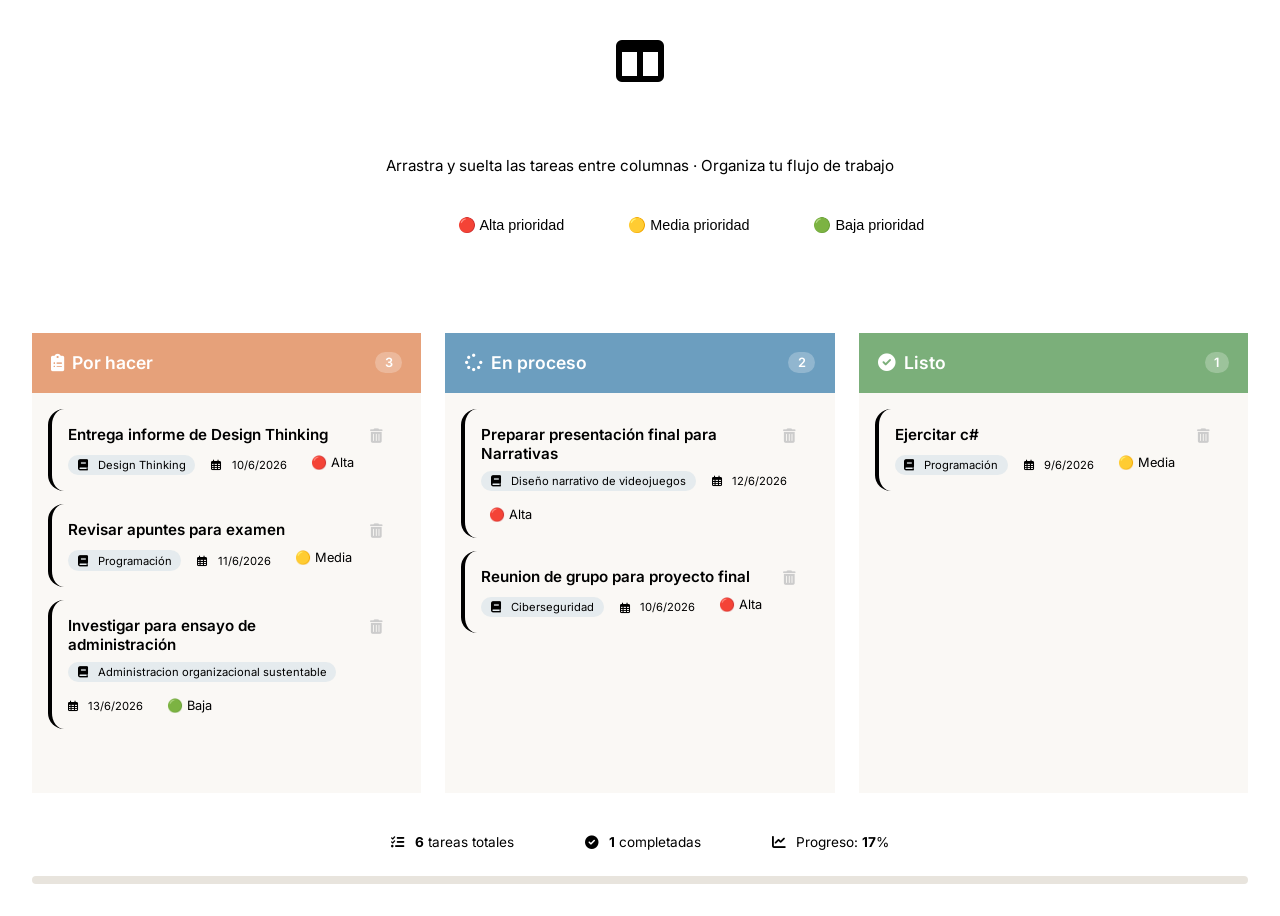
<file: Study Kanban/Index.html>
<!DOCTYPE html>
<html lang="es">
<head>
    <meta charset="UTF-8">
    <meta name="viewport" content="width=device-width, initial-scale=1.0, user-scalable=yes">
    <title>StudyKanban · Tablero Kanban Interactivo</title>
    
    <!-- Google Fonts & Icons -->
    <link href="https://fonts.googleapis.com/css2?family=Inter:opsz,wght@14..32,300;14..32,400;14..32,500;14..32,600;14..32,700&display=swap" rel="stylesheet">
    <link rel="stylesheet" href="https://cdnjs.cloudflare.com/ajax/libs/font-awesome/6.0.0-beta3/css/all.min.css">
    
    <!-- Estilos -->
    <link rel="stylesheet" href="css/style.css">
</head>
<body>

    <div class="kanban-container">
        <!-- HEADER -->
        <div class="kanban-header">
            <div class="header-icon">
                <i class="fas fa-columns"></i>
            </div>
            <h1>Tablero Kanban</h1>
            <p>Arrastra y suelta las tareas entre columnas · Organiza tu flujo de trabajo</p>
        </div>

        <div class="priority-filters">
            <button class="filter-btn active" data-filter="all"> Todas</button>
            <button class="filter-btn" data-filter="alta">🔴 Alta prioridad</button>
            <button class="filter-btn" data-filter="media">🟡 Media prioridad</button>
            <button class="filter-btn" data-filter="baja">🟢 Baja prioridad</button>
        </div>

        <div class="add-task-button-container">
            <button id="addTaskBtn" class="add-task-btn">
                <i class="fas fa-plus"></i> Nueva tarea
            </button>
        </div>

        <div class="kanban-board">
            <div class="kanban-col" data-status="todo">
                <div class="col-header">
                    <div class="col-title">
                        <i class="fas fa-clipboard-list"></i>
                        Por hacer
                    </div>
                    <span class="task-count" id="todoCount">0</span>
                </div>
                <div class="tasks-list" id="todoList"></div>
            </div>

            <div class="kanban-col" data-status="doing">
                <div class="col-header">
                    <div class="col-title">
                        <i class="fas fa-spinner fa-pulse"></i>
                        En proceso
                    </div>
                    <span class="task-count" id="doingCount">0</span>
                </div>
                <div class="tasks-list" id="doingList"></div>
            </div>

            <div class="kanban-col" data-status="done">
                <div class="col-header">
                    <div class="col-title">
                        <i class="fas fa-check-circle"></i>
                        Listo
                    </div>
                    <span class="task-count" id="doneCount">0</span>
                </div>
                <div class="tasks-list" id="doneList"></div>
            </div>
        </div>

        <div class="kanban-stats">
            <div class="stat-item">
                <i class="fas fa-tasks"></i>
                <span id="totalTasks">0</span> tareas totales
            </div>
            <div class="stat-item">
                <i class="fas fa-check-circle"></i>
                <span id="completedTasks">0</span> completadas
            </div>
            <div class="stat-item">
                <i class="fas fa-chart-line"></i>
                Progreso: <span id="progressPercent">0</span>%
            </div>
        </div>

        <div class="progress-bar-container">
            <div class="progress-fill" id="progressFill"></div>
        </div>
    </div>

    <div id="taskModal" class="modal">
        <div class="modal-content">
            <div class="modal-header">
                <h3><i class="fas fa-plus-circle"></i> Nueva tarea</h3>
                <span class="close-modal">&times;</span>
            </div>
            <div class="modal-body">
                <div class="form-group">
                    <label>Título de la tarea</label>
                    <input type="text" id="taskTitle" placeholder="Ej: Revisar apuntes de álgebra" autocomplete="off">
                </div>
                <div class="form-group">
                    <label>Materia / Asignatura</label>
                    <input type="text" id="taskSubject" placeholder="Ej: Matemáticas, Historia, Programación" autocomplete="off">
                </div>
                <div class="form-row">
                    <div class="form-group">
                        <label>Prioridad</label>
                        <select id="taskPriority">
                            <option value="alta">🔴 Alta</option>
                            <option value="media" selected>🟡 Media</option>
                            <option value="baja">🟢 Baja</option>
                        </select>
                    </div>
                    <div class="form-group">
                        <label>Fecha límite</label>
                        <input type="date" id="taskDate">
                    </div>
                </div>
            </div>
            <div class="modal-footer">
                <button class="btn-cancel" id="cancelModalBtn">Cancelar</button>
                <button class="btn-save" id="saveTaskBtn">Agregar tarea</button>
            </div>
        </div>
    </div>

    <script src="js/script.js"></script>
</body>
</html>
</file>
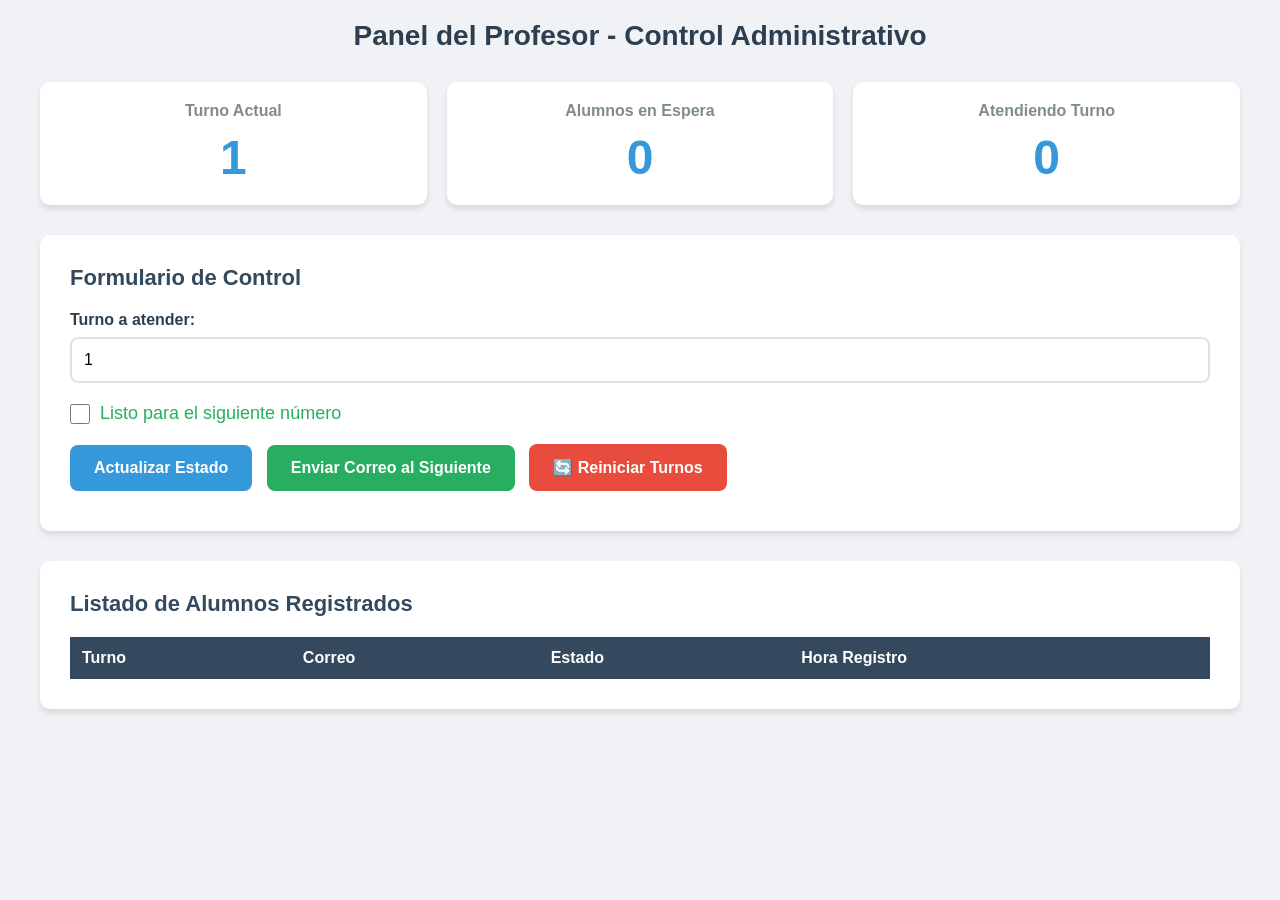
<file: Codigo-aut-QR/profesor.html>
<!DOCTYPE html>
<html lang="es">
<head>
    <meta charset="UTF-8">
    <meta name="viewport" content="width=device-width, initial-scale=1.0">
    <title>Panel del Profesor - Sistema de Turnos</title>
    <link rel="stylesheet" href="css/estilo-profesor.css">
</head>
<body>
    <div class="container">
        <h1> Panel del Profesor - Control Administrativo</h1>
        
        <div class="stats-container">
            <div class="stat-card">
                <h3> Turno Actual</h3>
                <div class="stat-number" id="turnoActual">1</div>
            </div>
            <div class="stat-card">
                <h3> Alumnos en Espera</h3>
                <div class="stat-number" id="alumnosEspera">0</div>
            </div>
            <div class="stat-card">
                <h3> Atendiendo Turno</h3>
                <div class="stat-number" id="atendiendoTurno">0</div>
            </div>
        </div>

        <div class="form-container">
            <h2> Formulario de Control</h2>
            
            <div class="input-group">
                <label for="turnoAtender">Turno a atender:</label>
                <input type="number" id="turnoAtender" min="1" max="100" value="1">
            </div>

            <div class="checkbox-group">
                <label class="checkbox-label">
                    <input type="checkbox" id="listoSiguiente">
                     Listo para el siguiente número
                </label>
            </div>

            <button onclick="actualizarEstado()">Actualizar Estado</button>
            <button onclick="enviarCorreoSiguiente()" class="secondary-btn" id="btnEnviarCorreo">
                 Enviar Correo al Siguiente
            </button>
            <button onclick="reiniciarTurnos()" class="danger-btn">🔄 Reiniciar Turnos</button>
        </div>

        <div class="lista-container">
            <h2> Listado de Alumnos Registrados</h2>
            <div class="table-responsive">
                <table id="tablaAlumnos">
                    <thead>
                        <tr>
                            <th>Turno</th>
                            <th>Correo</th>
                            <th>Estado</th>
                            <th>Hora Registro</th>
                        </tr>
                    </thead>
                    <tbody id="listaAlumnos">
                        <!-- Se llena con JavaScript -->
                    </tbody>
                </table>
            </div>
        </div>

        <div id="message" class="message"></div>
    </div>

    <script src="js/profesor.js"></script>
</body>
</html>
</file>
<file: Study Kanban/css/style.css>
Tabla de colores y variables globales para el diseño para tablero Kanban
:root {
    --bg-primary: #FBF9F7;
    --bg-secondary: #F5F0E8;
    --pastel-todo: #FFF8E7;
    --pastel-doing: #E8F0FE;
    --pastel-done: #E8F5E9;
    --pastel-blue: #D4EAF7;
    --pastel-mint: #DDF2E6;
    --pastel-peach: #FFEFE5;
    --text-dark: #2D3E50;
    --text-soft: #6B7A8A;
    --priority-high: #e76f51;
    --priority-high-bg: #FFF2ED;
    --priority-medium: #f4a261;
    --priority-medium-bg: #FFF8F0;
    --priority-low: #6aa84f;
    --priority-low-bg: #F0F7E8;
    --accent: #6C9EBF;
    --shadow-sm: 0 2px 8px rgba(0,0,0,0.04);
    --shadow-md: 0 8px 20px rgba(0,0,0,0.08);
    --shadow-lg: 0 12px 28px rgba(0,0,0,0.1);
    --border-radius: 20px;
}

* {
    margin: 0;
    padding: 0;
    box-sizing: border-box;
}

body {
    font-family: 'Inter', sans-serif;
    background: linear-gradient(135deg, var(--bg-primary) 0%, var(--bg-secondary) 100%);
    min-height: 100vh;
    padding: 2rem;
}

.kanban-container {
    max-width: 1400px;
    margin: 0 auto;
}

.kanban-header {
    text-align: center;
    margin-bottom: 2rem;
}

.header-icon {
    font-size: 3rem;
    color: var(--accent);
    margin-bottom: 0.5rem;
}

.kanban-header h1 {
    font-size: 2.5rem;
    font-weight: 700;
    background: linear-gradient(135deg, var(--text-dark), var(--accent));
    -webkit-background-clip: text;
    background-clip: text;
    color: transparent;
    margin-bottom: 0.5rem;
}

.kanban-header p {
    color: var(--text-soft);
    font-size: 0.95rem;
}

.priority-filters {
    display: flex;
    justify-content: center;
    gap: 1rem;
    margin-bottom: 1.5rem;
    flex-wrap: wrap;
}

.filter-btn {
    background: white;
    border: none;
    padding: 0.6rem 1.5rem;
    border-radius: 40px;
    font-weight: 500;
    font-size: 0.9rem;
    cursor: pointer;
    transition: all 0.2s ease;
    color: var(--text-soft);
    box-shadow: var(--shadow-sm);
}

.filter-btn:hover {
    transform: translateY(-2px);
    box-shadow: var(--shadow-md);
}

.filter-btn.active {
    background: var(--accent);
    color: white;
}

.add-task-button-container {
    display: flex;
    justify-content: flex-end;
    margin-bottom: 1.5rem;
}

.add-task-btn {
    background: var(--accent);
    border: none;
    padding: 0.8rem 1.8rem;
    border-radius: 40px;
    color: white;
    font-weight: 600;
    font-size: 0.9rem;
    cursor: pointer;
    transition: all 0.2s ease;
    box-shadow: var(--shadow-sm);
}

.add-task-btn:hover {
    background: #5a8aa8;
    transform: translateY(-2px);
    box-shadow: var(--shadow-md);
}

.add-task-btn i {
    margin-right: 0.5rem;
}

.kanban-board {
    display: flex;
    gap: 1.5rem;
    flex-wrap: wrap;
    margin-bottom: 2rem;
}

.kanban-col {
    flex: 1;
    min-width: 280px;
    background: white;
    border-radius: var(--border-radius);
    box-shadow: var(--shadow-md);
    overflow: hidden;
    transition: all 0.2s ease;
}

.kanban-col:hover {
    transform: translateY(-4px);
    box-shadow: var(--shadow-lg);
}

.col-header {
    display: flex;
    justify-content: space-between;
    align-items: center;
    padding: 1.2rem 1.2rem;
    background: var(--text-dark);
    color: white;
}

.kanban-col[data-status="todo"] .col-header {
    background: #E6A17A;
}

.kanban-col[data-status="doing"] .col-header {
    background: #6C9EBF;
}

.kanban-col[data-status="done"] .col-header {
    background: #7BAF7A;
}

.col-title {
    font-weight: 600;
    font-size: 1.1rem;
    display: flex;
    align-items: center;
    gap: 0.5rem;
}

.task-count {
    background: rgba(255,255,255,0.25);
    padding: 0.2rem 0.6rem;
    border-radius: 20px;
    font-size: 0.8rem;
    font-weight: 600;
}

.tasks-list {
    min-height: 400px;
    max-height: 550px;
    overflow-y: auto;
    padding: 1rem;
    background: #FAF8F5;
}

.tasks-list::-webkit-scrollbar {
    width: 6px;
}

.tasks-list::-webkit-scrollbar-track {
    background: #E8E4DD;
    border-radius: 10px;
}

.tasks-list::-webkit-scrollbar-thumb {
    background: var(--accent);
    border-radius: 10px;
}

.task-card {
    background: white;
    border-radius: 16px;
    padding: 1rem;
    margin-bottom: 0.8rem;
    cursor: grab;
    transition: all 0.15s ease;
    box-shadow: var(--shadow-sm);
    border-left: 4px solid;
    position: relative;
}

.task-card:active {
    cursor: grabbing;
}

.task-card.dragging {
    opacity: 0.5;
    cursor: grabbing;
}

.task-card.drag-over {
    transform: scale(1.02);
    box-shadow: var(--shadow-md);
}

.task-card.priority-alta {
    border-left-color: var(--priority-high);
    background: var(--priority-high-bg);
}

.task-card.priority-media {
    border-left-color: var(--priority-medium);
    background: var(--priority-medium-bg);
}

.task-card.priority-baja {
    border-left-color: var(--priority-low);
    background: var(--priority-low-bg);
}

.task-title {
    font-weight: 600;
    font-size: 0.95rem;
    color: var(--text-dark);
    margin-bottom: 0.5rem;
    display: flex;
    justify-content: space-between;
    align-items: flex-start;
}

.task-title-text {
    flex: 1;
    word-break: break-word;
}

.priority-badge {
    font-size: 0.8rem;
    margin-left: 0.5rem;
}

.task-meta {
    display: flex;
    flex-wrap: wrap;
    gap: 1rem;
    margin-top: 0.5rem;
    font-size: 0.7rem;
    color: var(--text-soft);
}

.task-meta i {
    width: 14px;
    margin-right: 0.2rem;
}

.task-subject {
    background: rgba(108,158,191,0.15);
    padding: 0.2rem 0.6rem;
    border-radius: 12px;
}

.task-date {
    display: flex;
    align-items: center;
    gap: 0.2rem;
}

.delete-task {
    background: none;
    border: none;
    color: #ccc;
    cursor: pointer;
    font-size: 0.9rem;
    padding: 0.2rem 0.4rem;
    border-radius: 8px;
    transition: all 0.2s;
}

.delete-task:hover {
    color: #e76f51;
    background: rgba(231,111,81,0.1);
}

.empty-state {
    text-align: center;
    padding: 2rem 1rem;
    color: var(--text-soft);
    font-size: 0.85rem;
}

.empty-state i {
    font-size: 2rem;
    margin-bottom: 0.5rem;
    opacity: 0.5;
}

.kanban-stats {
    display: flex;
    justify-content: center;
    gap: 2rem;
    margin-bottom: 1rem;
    flex-wrap: wrap;
}

.stat-item {
    background: white;
    padding: 0.6rem 1.2rem;
    border-radius: 40px;
    font-size: 0.85rem;
    color: var(--text-soft);
    box-shadow: var(--shadow-sm);
}

.stat-item i {
    margin-right: 0.4rem;
    color: var(--accent);
}

.stat-item span {
    font-weight: 700;
    color: var(--text-dark);
}

.progress-bar-container {
    background: #E8E4DD;
    border-radius: 20px;
    height: 8px;
    overflow: hidden;
}

.progress-fill {
    background: linear-gradient(90deg, var(--accent), #8BB3D0);
    width: 0%;
    height: 100%;
    border-radius: 20px;
    transition: width 0.3s ease;
}

.modal {
    display: none;
    position: fixed;
    top: 0;
    left: 0;
    width: 100%;
    height: 100%;
    background: rgba(0,0,0,0.5);
    backdrop-filter: blur(4px);
    z-index: 1000;
    justify-content: center;
    align-items: center;
}

.modal.show {
    display: flex;
    animation: fadeIn 0.2s ease;
}

@keyframes fadeIn {
    from { opacity: 0; }
    to { opacity: 1; }
}

.modal-content {
    background: white;
    border-radius: 28px;
    width: 90%;
    max-width: 500px;
    box-shadow: var(--shadow-lg);
    overflow: hidden;
}

.modal-header {
    display: flex;
    justify-content: space-between;
    align-items: center;
    padding: 1.2rem 1.5rem;
    background: var(--pastel-blue);
    border-bottom: 1px solid rgba(0,0,0,0.05);
}

.modal-header h3 {
    color: var(--text-dark);
    font-size: 1.2rem;
}

.modal-header h3 i {
    color: var(--accent);
    margin-right: 0.5rem;
}

.close-modal {
    font-size: 1.8rem;
    cursor: pointer;
    color: var(--text-soft);
    transition: color 0.2s;
}

.close-modal:hover {
    color: var(--priority-high);
}

.modal-body {
    padding: 1.5rem;
}

.form-group {
    margin-bottom: 1.2rem;
}

.form-group label {
    display: block;
    font-size: 0.8rem;
    font-weight: 500;
    color: var(--text-soft);
    margin-bottom: 0.4rem;
}

.form-group input,
.form-group select {
    width: 100%;
    padding: 0.8rem 1rem;
    border: 1px solid #E8E4DD;
    border-radius: 16px;
    font-family: 'Inter', sans-serif;
    font-size: 0.9rem;
    transition: all 0.2s;
}

.form-group input:focus,
.form-group select:focus {
    outline: none;
    border-color: var(--accent);
    box-shadow: 0 0 0 3px rgba(108,158,191,0.2);
}

.form-row {
    display: grid;
    grid-template-columns: 1fr 1fr;
    gap: 1rem;
}

.modal-footer {
    display: flex;
    justify-content: flex-end;
    gap: 1rem;
    padding: 1rem 1.5rem 1.5rem;
}

.btn-cancel, .btn-save {
    padding: 0.7rem 1.5rem;
    border-radius: 40px;
    font-weight: 500;
    cursor: pointer;
    transition: all 0.2s;
    border: none;
}

.btn-cancel {
    background: #F0EDE8;
    color: var(--text-soft);
}

.btn-cancel:hover {
    background: #E8E4DD;
}

.btn-save {
    background: var(--accent);
    color: white;
}

.btn-save:hover {
    background: #5a8aa8;
    transform: translateY(-1px);
}

@media (max-width: 900px) {
    body {
        padding: 1rem;
    }
    
    .kanban-board {
        flex-direction: column;
    }
    
    .kanban-col {
        min-width: 100%;
    }
    
    .priority-filters {
        gap: 0.5rem;
    }
    
    .filter-btn {
        padding: 0.4rem 1rem;
        font-size: 0.8rem;
    }
    
    .form-row {
        grid-template-columns: 1fr;
        gap: 0;
    }
}

@media (max-width: 480px) {
    .kanban-header h1 {
        font-size: 1.8rem;
    }
    
    .kanban-stats {
        gap: 1rem;
    }
    
    .stat-item {
        font-size: 0.75rem;
        padding: 0.4rem 1rem;
    }
}
</file>
<file: Codigo-aut-QR/css/estilo-profesor.css>
* {
    margin: 0;
    padding: 0;
    box-sizing: border-box;
}

body {
    font-family: 'Calibri', 'Arial', sans-serif;
    background: #f0f2f5;
    padding: 20px;
}

.container {
    max-width: 1200px;
    margin: 0 auto;
}

h1 {
    color: #2c3e50;
    margin-bottom: 30px;
    text-align: center;
    font-size: 28px;
}

h2 {
    color: #34495e;
    margin-bottom: 20px;
    font-size: 22px;
}

.stats-container {
    display: grid;
    grid-template-columns: repeat(auto-fit, minmax(250px, 1fr));
    gap: 20px;
    margin-bottom: 30px;
}

.stat-card {
    background: white;
    padding: 20px;
    border-radius: 10px;
    box-shadow: 0 4px 6px rgba(0,0,0,0.1);
    text-align: center;
}

.stat-card h3 {
    color: #7f8c8d;
    font-size: 16px;
    margin-bottom: 10px;
}

.stat-number {
    font-size: 48px;
    font-weight: bold;
    color: #3498db;
}

.form-container {
    background: white;
    padding: 30px;
    border-radius: 10px;
    box-shadow: 0 4px 6px rgba(0,0,0,0.1);
    margin-bottom: 30px;
}

.input-group {
    margin-bottom: 20px;
}

.input-group label {
    display: block;
    margin-bottom: 8px;
    color: #2c3e50;
    font-weight: bold;
}

.input-group input {
    width: 100%;
    padding: 12px;
    border: 2px solid #e0e0e0;
    border-radius: 8px;
    font-size: 16px;
    transition: border-color 0.3s;
}

.input-group input:focus {
    outline: none;
    border-color: #3498db;
}

.checkbox-group {
    margin: 20px 0;
}

.checkbox-label {
    display: flex;
    align-items: center;
    gap: 10px;
    cursor: pointer;
    font-size: 18px;
    color: #27ae60;
}

.checkbox-label input[type="checkbox"] {
    width: 20px;
    height: 20px;
    cursor: pointer;
}

button {
    padding: 14px 24px;
    background: #3498db;
    color: white;
    border: none;
    border-radius: 8px;
    font-size: 16px;
    font-weight: bold;
    cursor: pointer;
    transition: all 0.3s;
    margin-right: 10px;
    margin-bottom: 10px;
}

button:hover {
    background: #2980b9;
    transform: translateY(-2px);
    box-shadow: 0 5px 15px rgba(52,152,219,0.3);
}

.secondary-btn {
    background: #27ae60;
}

.secondary-btn:hover {
    background: #229954;
}

.danger-btn {
    background: #e74c3c;
}

.danger-btn:hover {
    background: #c0392b;
}

.lista-container {
    background: white;
    padding: 30px;
    border-radius: 10px;
    box-shadow: 0 4px 6px rgba(0,0,0,0.1);
}

.table-responsive {
    overflow-x: auto;
}

table {
    width: 100%;
    border-collapse: collapse;
}

th {
    background: #34495e;
    color: white;
    padding: 12px;
    text-align: left;
}

td {
    padding: 12px;
    border-bottom: 1px solid #e0e0e0;
}

tr:hover {
    background: #f5f5f5;
}

.message {
    margin-top: 20px;
    padding: 12px;
    border-radius: 8px;
    text-align: center;
    font-weight: bold;
    display: none;
}

.success {
    background: #d4edda;
    color: #155724;
    border: 1px solid #c3e6cb;
}

.error {
    background: #f8d7da;
    color: #721c24;
    border: 1px solid #f5c6cb;
}

.info {
    background: #cce5ff;
    color: #004085;
    border: 1px solid #b8daff;
}

.atendido {
    background-color: #d4edda;
    color: #155724;
    padding: 4px 8px;
    border-radius: 4px;
    font-size: 12px;
    font-weight: bold;
}

.en-espera {
    background-color: #fff3cd;
    color: #856404;
    padding: 4px 8px;
    border-radius: 4px;
    font-size: 12px;
    font-weight: bold;
}

.en-curso {
    background-color: #cce5ff;
    color: #004085;
    padding: 4px 8px;
    border-radius: 4px;
    font-size: 12px;
    font-weight: bold;
}
</file>
